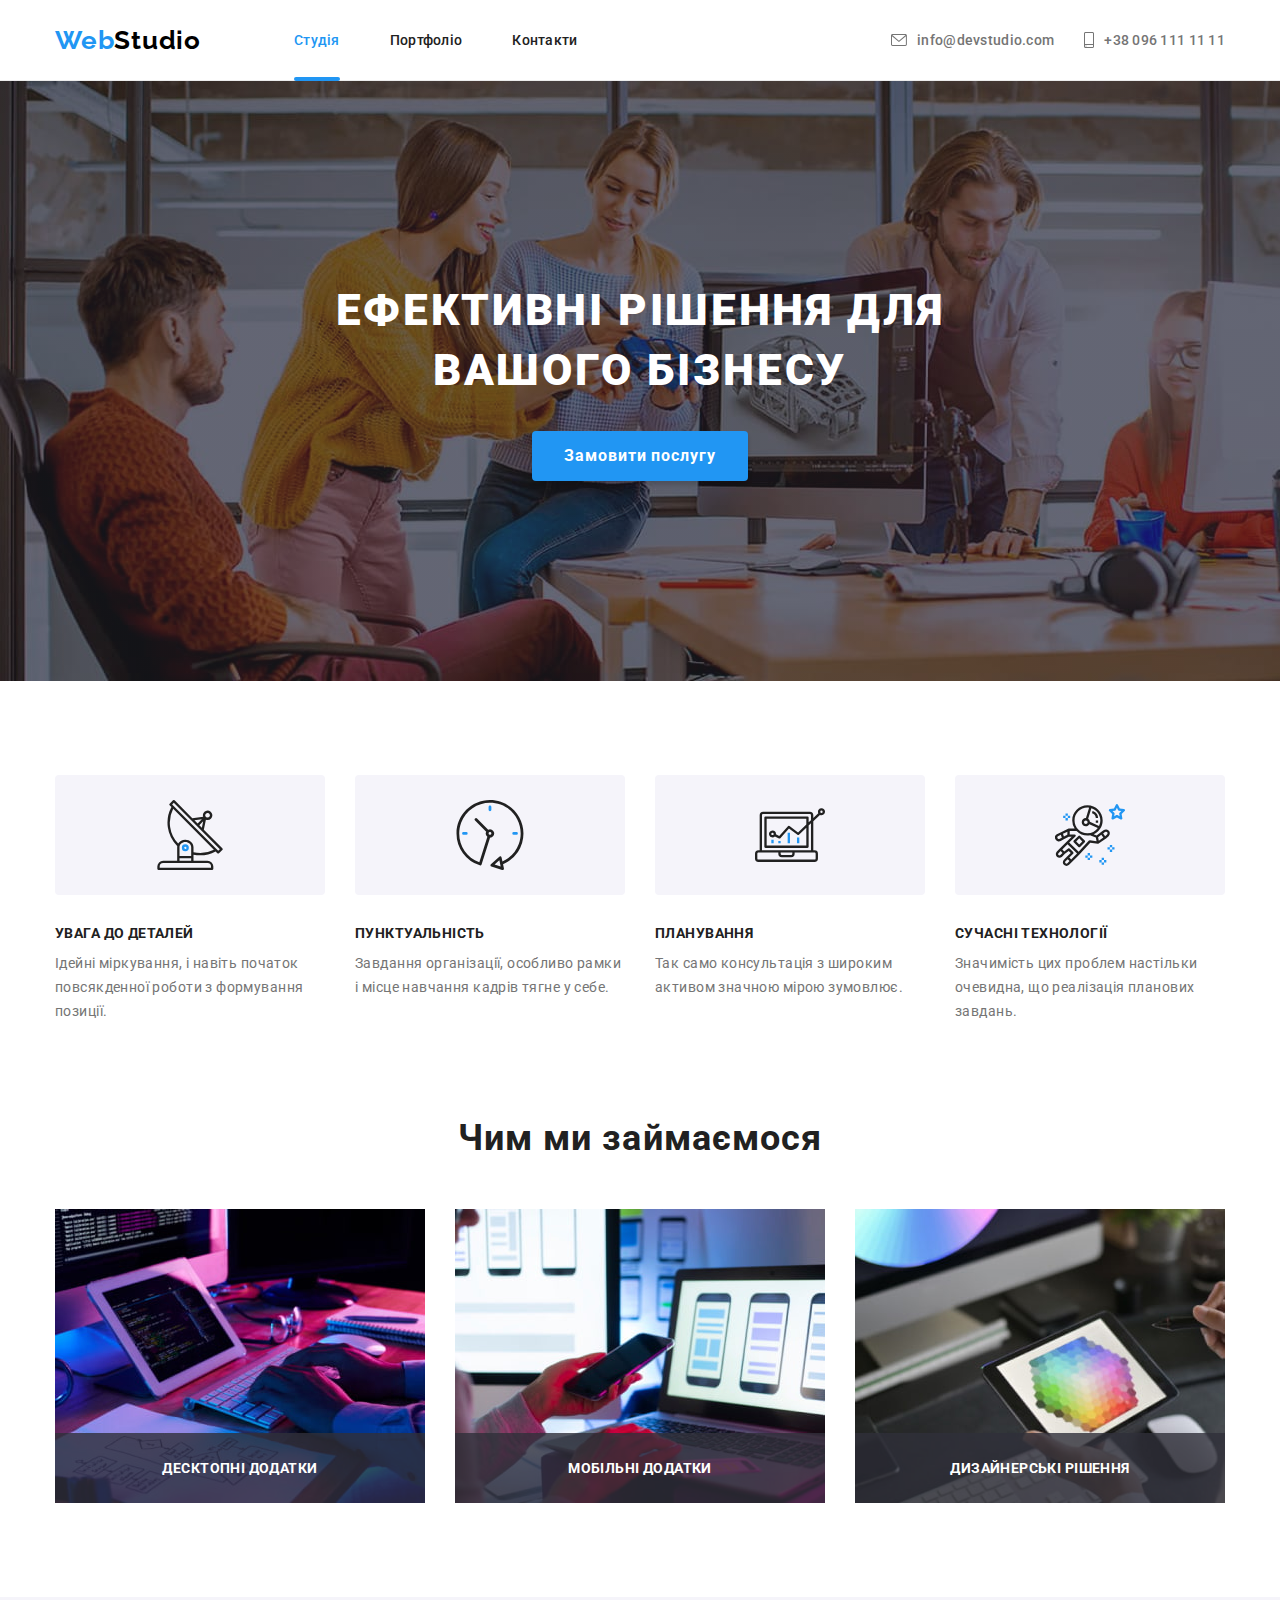
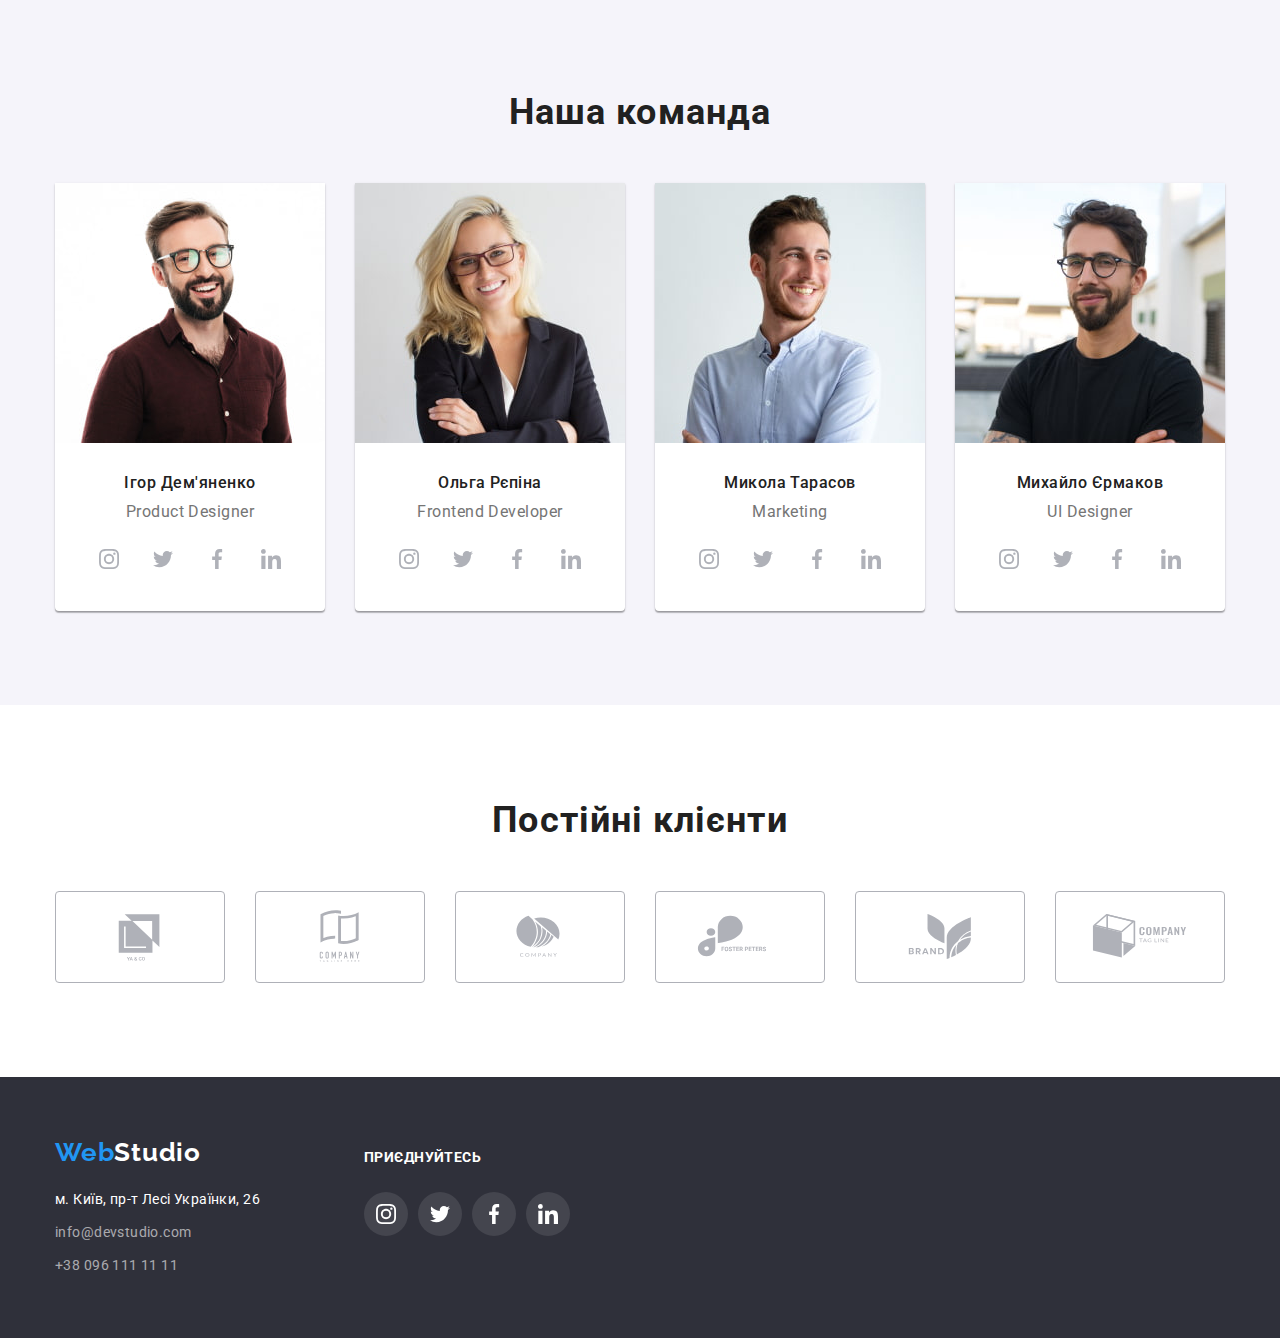
<file: index.html>
<!DOCTYPE html>
<html lang="en">
<head>
    <meta charset="UTF-8">
    <meta http-equiv="X-UA-Compatible" content="IE=edge">
    <meta name="viewport" content="width=device-width, initial-scale=1.0">
    <link rel="preconnect" href="https://fonts.googleapis.com">
    <link rel="preconnect" href="https://fonts.gstatic.com" crossorigin>
    <link href="https://fonts.googleapis.com/css2?family=Raleway:wght@700&family=Roboto:wght@400;500;700;900&display=swap" rel="stylesheet">
    <link rel="stylesheet" href="./css/modern-normalize.css">
    <link rel="stylesheet" href="./css/styles.css">
    <title>WebStudio</title>
</head>
<body>    
    
        <!-- Head -->
        <header class="header">
            <div class="container header-container">
            <!-- Name -->            
                <a class="web-logo" href="./index.html">Web<span class="studio-logo">Studio</span></a>          
            <!-- Навігація -->
            <nav>
                <ul class="navi-list">
                    <li class="navi-item">
                        <a href="./index.html" target="_self" class="navi-link link current">Студія</a>
                    </li>
                    <li class="navi-item">
                        <a href="./portfolio.html" target="_self" class="navi-link link">Портфоліо</a>
                    </li>
                    <li class="navi-item">
                        <a href="#" class="navi-link link">Контакти</a>
                    </li>
                </ul>                                                
            </nav>
            <!-- mail_tel --> 
            <ul class="contact-list">                
                <li>                    
                    <a href="mailto:info@devstudio.com" class="contact-link link"><svg class="icon-envelope" width="16" height="12"><use xlink:href="./img/icons.svg#icon-envelope"></use></svg>info@devstudio.com</a>
                </li>                
                <li>                    
                    <a href="tel:+380961111111" class="contact-link link"><svg class="icon-smartphone" width="10" height="16"><use xlink:href="./img/icons.svg#icon-smartphone"></use></svg>+38 096 111 11 11</a>
                </li>
            </ul>
        </div>                       
        </header>
        <!-- Main_content -->
        <main>
        <section class="main main-container">
            <div class="container">
            <h1 class="main-title">Ефективні рішення для <br>вашого бізнесу</h1>
            <button type="button" class="button" data-modal-open>Замовити послугу</button>
        </div>
        </section>
        <!-- description -->
        <section class="section">
            <div class="container features-container">            
                <h2 class="header-hidden">Особливості</h2>
                <ul class="features">
                    <li class="features-item">
                        <div class="features-icon-style">
                            <svg class="features-icon" width="70" height="70"><use xlink:href="./img/icons.svg#icon-antenna"></use></svg>
                        </div>                        
                        <h3 class="features-title">УВАГА ДО ДЕТАЛЕЙ</h3>
                        <p>Ідейні міркування, і навіть початок повсякденної роботи з формування позиції.</p></li>
                    <li class="features-item">
                        <div class="features-icon-style">
                            <svg class="features-icon" width="70" height="70"><use xlink:href="./img/icons.svg#icon-clock"></use></svg>
                        </div>                        
                        <h3 class="features-title">ПУНКТУАЛЬНІСТЬ</h3>
                        <p>Завдання організації, особливо рамки і місце навчання кадрів тягне у себе.</p></li>
                    <li class="features-item">
                        <div class="features-icon-style">
                            <svg class="features-icon" width="70" height="70"><use xlink:href="./img/icons.svg#icon-diagram"></use></svg>
                        </div>                        
                        <h3 class="features-title">ПЛАНУВАННЯ</h3>
                        <p>Так само консультація з широким активом значною мірою зумовлює.</p></li>
                    <li class="features-item">
                        <div class="features-icon-style">
                            <svg class="features-icon" width="70" height="70"><use xlink:href="./img/icons.svg#icon-astronaut"></use></svg>
                        </div>                        
                        <h3 class="features-title">СУЧАСНІ ТЕХНОЛОГІЇ</h3>
                        <p>Значимість цих проблем настільки очевидна, що реалізація планових завдань.</p></li>
                </ul>
            </div>                                                                                                                               
        </section>
        <!-- occupation -->
        <section class="section-occupation">
            <div class="container">
            <h2 class="title-section title-occupation">Чим ми займаємося</h2>
            <ul class="occupation-list">
                <li class="occupation-item">
                    <img src="./img/img.jpg" alt="Десктопні додатки" width="370" height="294">
                    <p>Десктопні додатки</p>                    
                </li>
                <li class="occupation-item">
                    <img src="./img/img1.jpg" alt="Мобільні додатки" width="370" height="294">
                    <p>Мобільні додатки</p>
                </li>
                <li class="occupation-item">
                    <img src="./img/img2.jpg" alt="Дизайнерські рішення" width="370" height="294">
                    <p>Дизайнерські рішення</p>
                </li>
            </ul>
        </div>                                                  
        </section>
        <!-- Crew -->
        <section class="section crew-section">
            <div class="container">
            <h2 class="title-section title-crew-list">Наша команда</h2>
            <ul class="crew-list">
                <li class="crew-item"><img src="./img/igor.jpg" alt="Ігор Дем'яненко" width="270">
                    <div class="crew-name">                    
                        <h3 class="title-crew">Ігор Дем'яненко</h3>
                        <p>Product Designer</p>
                        <ul class="socials">
                            <li class="crew-socials-item">
                                <a class="link crew-socials-link" href="#" target="_blank" rel="noopener noreferrer">
                                    <svg class="icon" width="20" height="20"><use xlink:href="./img/icons.svg#icon-instagram"></use></svg>
                                </a>
                            </li>
                            <li class="crew-socials-item">
                                <a class="link crew-socials-link" href="#" target="_blank" rel="noopener noreferrer">
                                    <svg class="icon" width="20" height="20"><use xlink:href="./img/icons.svg#icon-twitter"></use></svg>
                                </a>
                            </li>
                            <li class="crew-socials-item">
                                <a class="link crew-socials-link" href="#" target="_blank" rel="noopener noreferrer">
                                    <svg class="icon" width="20" height="20"><use xlink:href="./img/icons.svg#icon-facebook"></use></svg>
                                </a>
                            </li>
                            <li class="crew-socials-item">
                                <a class="link crew-socials-link" href="#" target="_blank" rel="noopener noreferrer">
                                    <svg class="icon" width="20" height="20"><use xlink:href="./img/icons.svg#icon-linkedin"></use></svg>
                                </a>
                            </li>
                        </ul>
                    </div>
                </li>
                    
                <li class="crew-item"><img src="./img/olga.jpg" alt="Ольга Рєпіна" width="270">
                    <div class="crew-name">                    
                        <h3 class="title-crew">Ольга Рєпіна</h3>
                        <p>Frontend Developer</p>
                        <ul class="socials">
                            <li class="crew-socials-item">
                                <a class="link crew-socials-link" href="#" target="_blank" rel="noopener noreferrer">
                                    <svg class="icon" width="20" height="20"><use xlink:href="./img/icons.svg#icon-instagram"></use></svg>
                                </a>
                            </li>
                            <li class="crew-socials-item">
                                <a class="link crew-socials-link" href="#" target="_blank" rel="noopener noreferrer">
                                    <svg class="icon" width="20" height="20"><use xlink:href="./img/icons.svg#icon-twitter"></use></svg>
                                </a>
                            </li>
                            <li class="crew-socials-item">
                                <a class="link crew-socials-link" href="#" target="_blank" rel="noopener noreferrer">
                                    <svg class="icon" width="20" height="20"><use xlink:href="./img/icons.svg#icon-facebook"></use></svg>
                                </a>
                            </li>
                            <li class="crew-socials-item">
                                <a class="link crew-socials-link" href="#" target="_blank" rel="noopener noreferrer">
                                    <svg class="icon" width="20" height="20"><use xlink:href="./img/icons.svg#icon-linkedin"></use></svg>
                                </a>
                            </li>
                        </ul>
                    </div>
                </li>
                    
                <li class="crew-item"><img src="./img/mikola.jpg" alt="Микола Тарасов" width="270">
                    <div class="crew-name">                    
                        <h3 class="title-crew">Микола Тарасов</h3>
                        <p>Marketing</p>
                        <ul class="socials">
                            <li class="crew-socials-item">
                                <a class="link crew-socials-link" href="#" target="_blank" rel="noopener noreferrer">
                                    <svg class="icon" width="20" height="20"><use xlink:href="./img/icons.svg#icon-instagram"></use></svg>
                                </a>
                            </li>
                            <li class="crew-socials-item">
                                <a class="link crew-socials-link" href="#" target="_blank" rel="noopener noreferrer">
                                    <svg class="icon" width="20" height="20"><use xlink:href="./img/icons.svg#icon-twitter"></use></svg>
                                </a>
                            </li>
                            <li class="crew-socials-item">
                                <a class="link crew-socials-link" href="#" target="_blank" rel="noopener noreferrer">
                                    <svg class="icon" width="20" height="20"><use xlink:href="./img/icons.svg#icon-facebook"></use></svg>
                                </a>
                            </li>
                            <li class="crew-socials-item">
                                <a class="link crew-socials-link" href="#" target="_blank" rel="noopener noreferrer">
                                    <svg class="icon" width="20" height="20"><use xlink:href="./img/icons.svg#icon-linkedin"></use></svg>
                                </a>
                            </li>
                        </ul>
                    </div>
                </li>
                <li class="crew-item"><img src="./img/mihailo.jpg" alt="Михайло Єрмаков" width="270">
                    <div class="crew-name">                    
                        <h3 class="title-crew">Михайло Єрмаков</h3>
                        <p>UI Designer</p>
                        <ul class="socials">
                            <li class="crew-socials-item">
                                <a class="link crew-socials-link" href="#" target="_blank" rel="noopener noreferrer">
                                    <svg class="icon" width="20" height="20"><use xlink:href="./img/icons.svg#icon-instagram"></use></svg>
                                </a>
                            </li>
                            <li class="crew-socials-item">
                                <a class="link crew-socials-link" href="#" target="_blank" rel="noopener noreferrer">
                                    <svg class="icon" width="20" height="20"><use xlink:href="./img/icons.svg#icon-twitter"></use></svg>
                                </a>
                            </li>
                            <li class="crew-socials-item">
                                <a class="link crew-socials-link" href="#" target="_blank" rel="noopener noreferrer">
                                    <svg class="icon" width="20" height="20"><use xlink:href="./img/icons.svg#icon-facebook"></use></svg>
                                </a>
                            </li>
                            <li class="crew-socials-item">
                                <a class="link crew-socials-link" href="#" target="_blank" rel="noopener noreferrer">
                                    <svg class="icon" width="20" height="20"><use xlink:href="./img/icons.svg#icon-linkedin"></use></svg>
                                </a>
                            </li>
                        </ul>
                    </div>
                </li>
                    
            </ul>
        </div>                                   
        </section>
        <!-- regular customers -->
        <section class="section">
            <div class="container">
                <h2 class="title-section title-customers">Постійні клієнти</h2>
                <ul class="customers-list">
                    <li class="customers-item">
                        <a class="link customers-link" href="#" target="_blank" rel="noopener noreferrer">
                            <svg class="customers-icon" width="106" height="60"><use xlink:href="./img/icons.svg#icon-Logo-one"></use></svg>
                        </a>
                    </li>
                    <li class="customers-item">
                        <a class="link customers-link" href="#" target="_blank" rel="noopener noreferrer">
                            <svg class="customers-icon" width="106" height="60"><use xlink:href="./img/icons.svg#icon-Logo-two"></use></svg>
                        </a>
                    </li>
                    <li class="customers-item">
                        <a class="link customers-link" href="#" target="_blank" rel="noopener noreferrer">
                            <svg class="customers-icon" width="106" height="60"><use xlink:href="./img/icons.svg#icon-Logo-three"></use></svg>
                        </a>
                    </li>
                    <li class="customers-item">
                        <a class="link customers-link" href="#" target="_blank" rel="noopener noreferrer">
                            <svg class="customers-icon" width="106" height="60"><use xlink:href="./img/icons.svg#icon-Logo-four"></use></svg>
                        </a>
                    </li>
                    <li class="customers-item">
                        <a class="link customers-link" href="#" target="_blank" rel="noopener noreferrer">
                            <svg class="customers-icon" width="106" height="60"><use xlink:href="./img/icons.svg#icon-Logo-five"></use></svg>
                        </a>
                    </li>
                    <li class="customers-item">
                        <a class="link customers-link" href="#" target="_blank" rel="noopener noreferrer">
                            <svg class="customers-icon" width="106" height="60"><use xlink:href="./img/icons.svg#icon-Logo-six"></use></svg>
                        </a>
                    </li>
                </ul>
            </div>
        </section>
    </main>
        <!-- Contacts -->
        <footer class="footer">
            <div class="container footer-container">
                <div class="footer-header">
            <a class="web-logo" href="./index.html">Web<span class="footer-logo">Studio</span></a>
            <address>
                <ul class="footer-list">
                    <li class="footer-item"><a href="https://www.google.com.ua/maps/place/%D0%B1%D1%83%D0%BB.+%D0%9B%D0%B5%D1%81%D0%B8+%D0%A3%D0%BA%D1%80%D0%B0%D0%B8%D0%BD%D0%BA%D0%B8,+26,+%D0%9A%D0%B8%D0%B5%D0%B2,+02000/@50.4265807,30.5361918,17z/data=!3m1!4b1!4m5!3m4!1s0x40d4cf0e033ecbe9:0x57a4dffefec77da0!8m2!3d50.4265807!4d30.5383858?hl=ru" 
                        target="_blank" rel="noopener noreferrer" class="adress-list"><span class="adress-place">м. Київ, пр-т Лесі Українки, 26</span></a></li>
                    <li class="footer-item"><a href="mailto:info@devstudio.com" class="adress-list">info@devstudio.com</a></li>
                    <li class="footer-item"><a href="tel:+380961111111" class="adress-list">+38 096 111 11 11</a></li>
                </ul>             
            </address>
            </div>
            <!-- Socials -->
            <div class="footer-socials">
            <h3 class="footer-title">приєднуйтесь</h3>
            <ul class="footer-socials-list">
                <li>
                    <a class="link footer-socials-link" href="#" target="_blank" rel="noopener noreferrer">
                        <svg class="icon" width="20" height="20"><use xlink:href="./img/icons.svg#icon-instagram"></use></svg>
                    </a>
                </li>
                <li>
                    <a class="link footer-socials-link" href="#" target="_blank" rel="noopener noreferrer">
                        <svg class="icon" width="20" height="20"><use xlink:href="./img/icons.svg#icon-twitter"></use></svg>
                    </a>
                </li>
                <li>
                    <a class="link footer-socials-link" href="#" target="_blank" rel="noopener noreferrer">
                        <svg class="icon" width="20" height="20"><use xlink:href="./img/icons.svg#icon-facebook"></use></svg>
                    </a>
                </li>
                <li>
                    <a class="link footer-socials-link" href="#" target="_blank" rel="noopener noreferrer">
                        <svg class="icon" width="20" height="20"><use xlink:href="./img/icons.svg#icon-linkedin"></use></svg>
                    </a>
                </li>
            </ul>
            </div>
        </div>
        </footer>

        <!-- pop-up window -->
        <div class="backdrop is-hidden" data-modal>
            <div class="modal">
                <button type="button" class="btn-close" data-modal-close>
                    <svg class="icon-cross" width="30" height="30"><use xlink:href="./img/icons.svg#icon-close-black"></use></svg>
                </button>                
            </div>
        </div>
    <script src="./js/modal.js"></script>
</body>
</html>
</file>
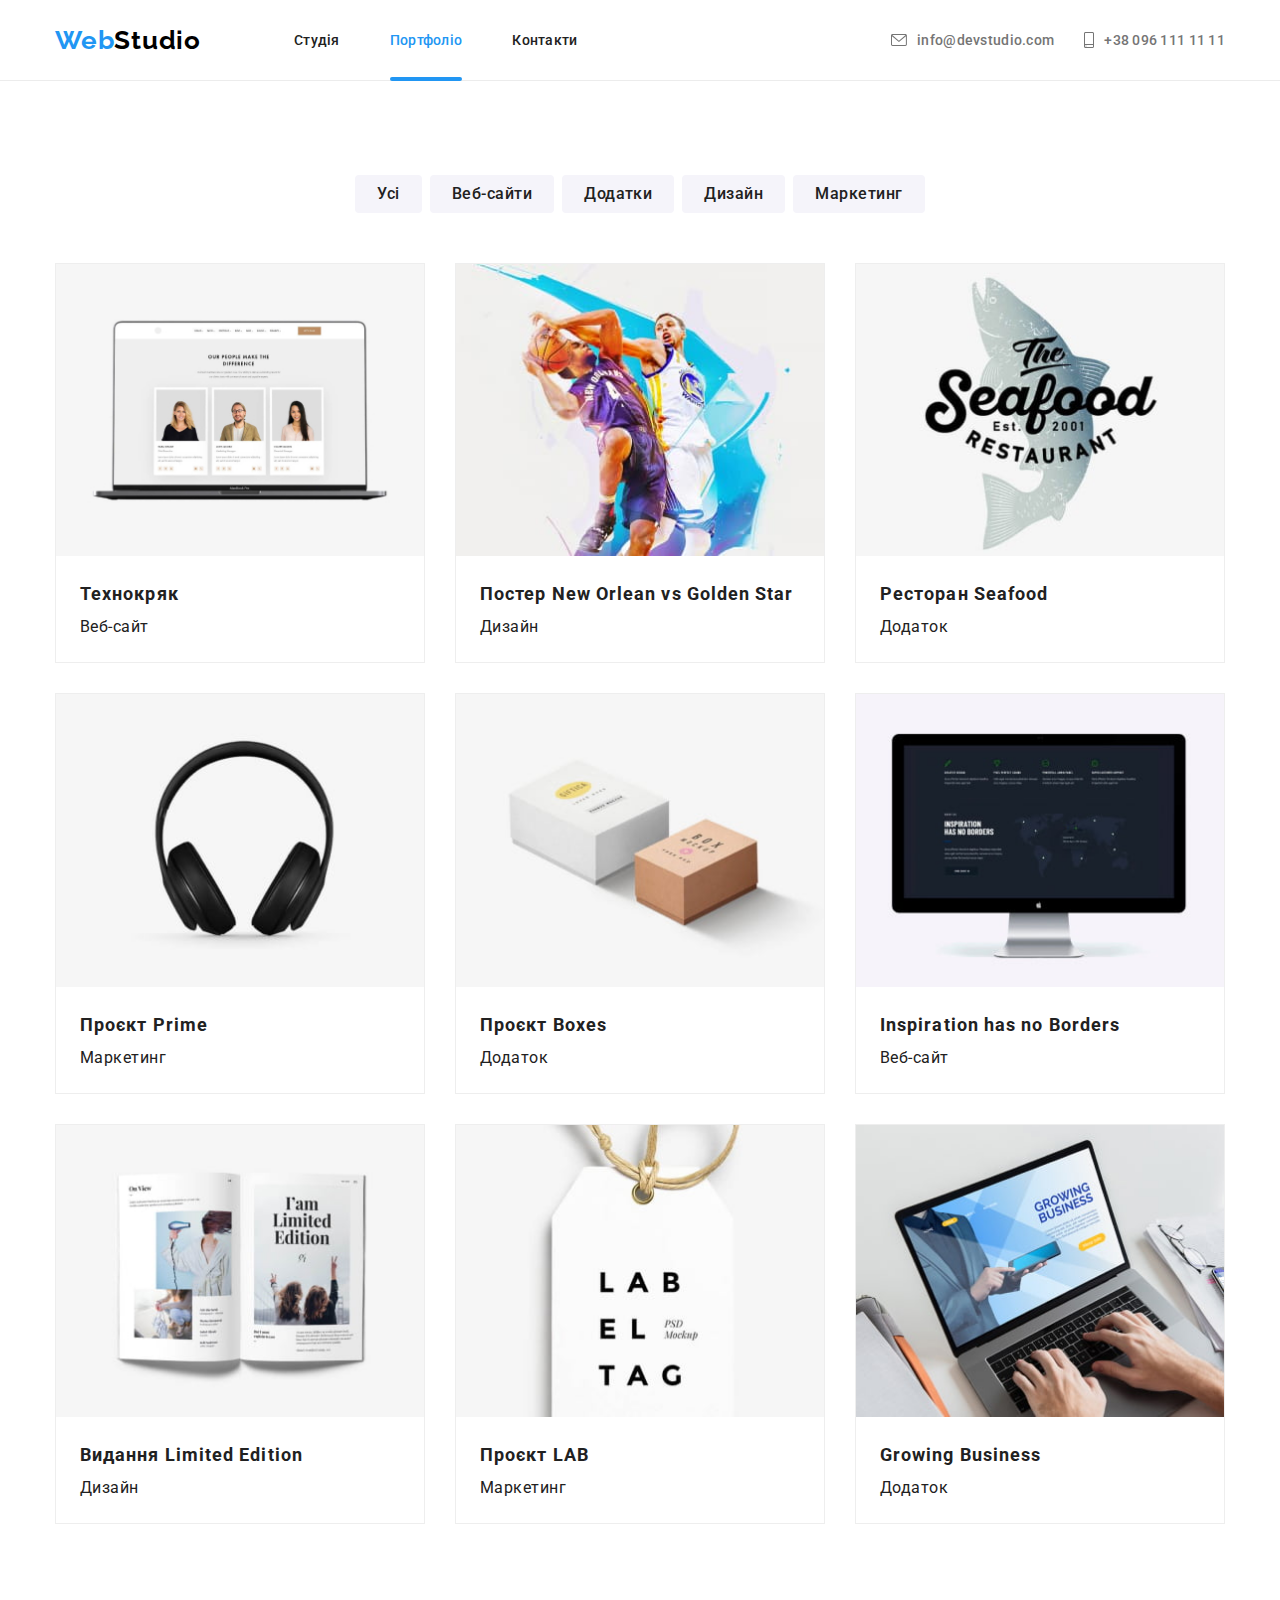
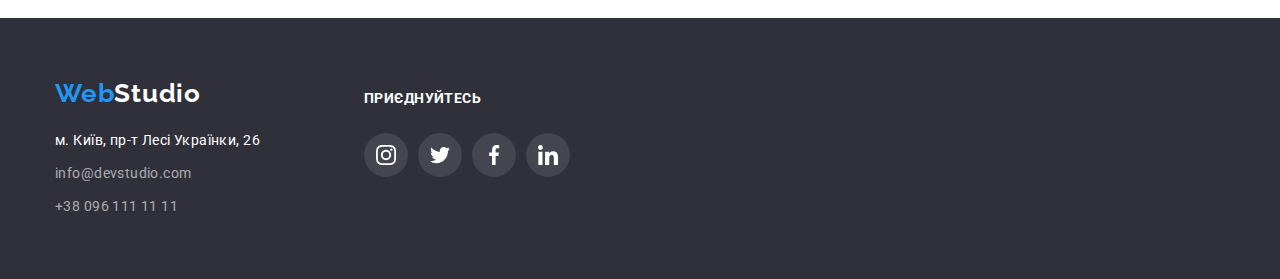
<file: portfolio.html>
<!DOCTYPE html>
<html lang="en">
<head>
    <meta charset="UTF-8">
    <meta http-equiv="X-UA-Compatible" content="IE=edge">
    <meta name="viewport" content="width=device-width, initial-scale=1.0">
    <link rel="preconnect" href="https://fonts.googleapis.com">
    <link rel="preconnect" href="https://fonts.gstatic.com" crossorigin>
    <link href="https://fonts.googleapis.com/css2?family=Raleway:wght@700&family=Roboto:wght@400;500;700;900&display=swap" rel="stylesheet">
    <link rel="stylesheet" href="./css/modern-normalize.css">
    <link rel="stylesheet" href="./css/styles.css">
    <title>WebStudio</title>
</head>
<body>
    <header class="header">
        <div class="container header-container">
        <!-- Name -->            
        <a class="web-logo" href="./index.html">Web<span class="studio-logo">Studio</span></a>            
        <!-- navigation -->
        <nav>
            <ul class="navi-list">
                <li class="navi-item">
                    <a href="./index.html" target="_self" class="navi-link link">Студія</a>
                </li>
                <li class="navi-item">
                    <a href="./portfolio.html" target="_self" class="navi-link link current">Портфоліо</a>
                </li>
                <li class="navi-item">
                    <a href="#" class="navi-link link">Контакти</a>
                </li>
            </ul>                                                
        </nav>
        <!-- mail_tel -->            
        <ul class="contact-list">                
            <li>                    
                <a href="mailto:info@devstudio.com" class="contact-link link"><svg class="icon-envelope" width="16" height="12"><use xlink:href="./img/icons.svg#icon-envelope"></use></svg>info@devstudio.com</a>
            </li>                
            <li>                    
                <a href="tel:+380961111111" class="contact-link link"><svg class="icon-smartphone" width="10" height="16"><use xlink:href="./img/icons.svg#icon-smartphone"></use></svg>+38 096 111 11 11</a>
            </li>
        </ul>
    </div>
    </header>
    <!--Main_content-->
    <main>
        <!--button_list-->
        <section class="section">
            <div class="container">
            <h1 class="header-hidden">Фільтр посилань</h1>
            <ul class="btn-portfolio">
                <li class="btn-item"><button type="button" class="menu-btn">Усі</button></li>
                <li class="btn-item"><button type="button" class="menu-btn">Веб-сайти</button></li>
                <li class="btn-item"><button type="button" class="menu-btn">Додатки</button></li>
                <li class="btn-item"><button type="button" class="menu-btn">Дизайн</button></li>
                <li class="btn-item"><button type="button" class="menu-btn">Маркетинг</button></li>
            </ul>
        
         <!--project_list-->
            <ul class="project-list">
                <li class="project-item">
                    <a class="project-link" href="#">
                        <div class="project-link-wrap">
                            <img src="./img/technocrack.jpg" alt="Технокряк" width="370" height="294">
                            <p class="project-link-text">Ресурс пропонує комплексні пропозиції з різним рівнем функціоналу та сервісів. 
                                Все це дозволить відвідувачу отримати вичерпні відомості про компанію чи приватну особу.</p>
                        </div>
                        <div class="project-name">
                            <h2 class="project-title">Технокряк</h2>
                            <p class="project-item-text">Веб-сайт</p>
                        </div>
                    </a>
                </li>
                <li class="project-item">
                    <a class="project-link" href="#">
                        <div class="project-link-wrap">
                            <img src="./img/neworlean.jpg" alt="Постер New Orlean vs Golden Star" width="370" height="294">
                            <p class="project-link-text">Ресурс пропонує комплексні пропозиції з різним рівнем функціоналу та сервісів. 
                                Все це дозволить відвідувачу отримати вичерпні відомості про компанію чи приватну особу.</p>
                        </div>
                        <div class="project-name">
                            <h2 class="project-title">Постер New Orlean vs Golden Star</h2>
                            <p class="project-item-text">Дизайн</p>
                        </div>
                    </a>
                </li>
                <li class="project-item">
                    <a class="project-link" href="#">
                        <div class="project-link-wrap">
                            <img src="./img/seafood.jpg" alt="Ресторан Seafood" width="370" height="294">
                            <p class="project-link-text">Ресурс пропонує комплексні пропозиції з різним рівнем функціоналу та сервісів. 
                                Все це дозволить відвідувачу отримати вичерпні відомості про компанію чи приватну особу.</p>
                        </div>
                        <div class="project-name">
                            <h2 class="project-title">Ресторан Seafood</h2>
                            <p class="project-item-text">Додаток</p>
                        </div>
                    </a>
                </li>
                <li class="project-item">
                    <a class="project-link" href="#">
                        <div class="project-link-wrap">
                            <img src="./img/prime.jpg" alt="Проєкт Prime" width="370" height="294">
                            <p class="project-link-text">Ресурс пропонує комплексні пропозиції з різним рівнем функціоналу та сервісів. 
                                Все це дозволить відвідувачу отримати вичерпні відомості про компанію чи приватну особу.</p>
                        </div>
                        <div class="project-name">
                            <h2 class="project-title">Проєкт Prime</h2>
                            <p class="project-item-text">Маркетинг</p>
                        </div>
                    </a>
                </li>
                <li class="project-item">
                    <a class="project-link" href="#">
                        <div class="project-link-wrap">
                            <img src="./img/boxes.jpg" alt="Проєкт Boxes" width="370" height="294">
                            <p class="project-link-text">Ресурс пропонує комплексні пропозиції з різним рівнем функціоналу та сервісів. 
                                Все це дозволить відвідувачу отримати вичерпні відомості про компанію чи приватну особу.</p>
                        </div>
                        <div class="project-name">
                            <h2 class="project-title">Проєкт Boxes</h2>
                            <p class="project-item-text">Додаток</p>
                        </div>
                    </a>
                </li>
                <li class="project-item">
                    <a class="project-link" href="#">
                        <div class="project-link-wrap">
                            <img src="./img/inspiration.jpg" alt="Inspiration has no Borders" width="370" height="294">
                            <p class="project-link-text">Ресурс пропонує комплексні пропозиції з різним рівнем функціоналу та сервісів. 
                                Все це дозволить відвідувачу отримати вичерпні відомості про компанію чи приватну особу.</p>
                        </div>
                        <div class="project-name">
                            <h2 class="project-title">Inspiration has no Borders</h2>
                            <p class="project-item-text">Веб-сайт</p>
                        </div>
                    </a>
                </li>
                <li class="project-item">
                    <a class="project-link" href="#">
                        <div class="project-link-wrap">
                            <img src="./img/limited.jpg" alt="Видання Limited Edition" width="370" height="294">
                            <p class="project-link-text">Ресурс пропонує комплексні пропозиції з різним рівнем функціоналу та сервісів. 
                                Все це дозволить відвідувачу отримати вичерпні відомості про компанію чи приватну особу.</p>
                        </div>
                        <div class="project-name">
                            <h2 class="project-title">Видання Limited Edition</h2>
                            <p class="project-item-text">Дизайн</p>
                        </div>
                    </a>
                </li>
                <li class="project-item">
                    <a class="project-link" href="#">
                        <div class="project-link-wrap">
                            <img src="./img/lab.jpg" alt="Проєкт LAB" width="370" height="294">
                            <p class="project-link-text">Ресурс пропонує комплексні пропозиції з різним рівнем функціоналу та сервісів. 
                                Все це дозволить відвідувачу отримати вичерпні відомості про компанію чи приватну особу.</p>
                        </div>
                        <div class="project-name">
                            <h2 class="project-title">Проєкт LAB</h2>
                            <p class="project-item-text">Маркетинг</p>
                        </div>
                    </a>
                </li>
                <li class="project-item">
                    <a class="project-link" href="#">
                        <div class="project-link-wrap">
                            <img src="./img/growing.jpg" alt="Growing Business" width="370" height="294">
                            <p class="project-link-text">Ресурс пропонує комплексні пропозиції з різним рівнем функціоналу та сервісів. 
                                Все це дозволить відвідувачу отримати вичерпні відомості про компанію чи приватну особу.</p>
                        </div>
                        <div class="project-name">
                            <h2 class="project-title">Growing Business</h2>
                            <p class="project-item-text">Додаток</p>
                        </div>
                    </a>
                </li>
            </ul>
        </div>
        </section>
    </main>
    <!-- Contacts -->
    <footer class="footer">
        <div class="container footer-container">
            <div class="footer-header">
        <a class="web-logo" href="./index.html">Web<span class="footer-logo">Studio</span></a>
        <address>
            <ul class="footer-list">
                <li class="footer-item"><a href="https://www.google.com.ua/maps/place/%D0%B1%D1%83%D0%BB.+%D0%9B%D0%B5%D1%81%D0%B8+%D0%A3%D0%BA%D1%80%D0%B0%D0%B8%D0%BD%D0%BA%D0%B8,+26,+%D0%9A%D0%B8%D0%B5%D0%B2,+02000/@50.4265807,30.5361918,17z/data=!3m1!4b1!4m5!3m4!1s0x40d4cf0e033ecbe9:0x57a4dffefec77da0!8m2!3d50.4265807!4d30.5383858?hl=ru" 
                    target="_blank" rel="noopener noreferrer" class="adress-list"><span class="adress-place">м. Київ, пр-т Лесі Українки, 26</span></a></li>
                <li class="footer-item"><a href="mailto:info@devstudio.com" class="adress-list">info@devstudio.com</a></li>
                <li class="footer-item"><a href="tel:+380961111111" class="adress-list">+38 096 111 11 11</a></li>
            </ul>             
        </address>
        </div>
        <!-- Socials -->
        <div class="footer-socials">
        <h3 class="footer-title">приєднуйтесь</h3>
        <ul class="footer-socials-list">
            <li>
                <a class="link footer-socials-link" href="#" target="_blank" rel="noopener noreferrer">
                    <svg class="icon" width="20" height="20"><use xlink:href="./img/icons.svg#icon-instagram"></use></svg>
                </a>
            </li>
            <li>
                <a class="link footer-socials-link" href="#" target="_blank" rel="noopener noreferrer">
                    <svg class="icon" width="20" height="20"><use xlink:href="./img/icons.svg#icon-twitter"></use></svg>
                </a>
            </li>
            <li>
                <a class="link footer-socials-link" href="#" target="_blank" rel="noopener noreferrer">
                    <svg class="icon" width="20" height="20"><use xlink:href="./img/icons.svg#icon-facebook"></use></svg>
                </a>
            </li>
            <li>
                <a class="link footer-socials-link" href="#" target="_blank" rel="noopener noreferrer">
                    <svg class="icon" width="20" height="20"><use xlink:href="./img/icons.svg#icon-linkedin"></use></svg>
                </a>
            </li>
        </ul>
        </div>
    </div>
    </footer>
</body>
</html>
</file>
<file: css/styles.css>
:root {    
    --bgnd-gray: #2F303A;
    --bgnd-gray-main: rgba(47, 48, 58, 0.4);
    --bgnd-light-blue: rgba(33, 150, 243, 0.9);
    --bgnd-light-gray: #F5F4FA;
    --black-color: #000;
    --dark-gray: #212121;
    --light-gray: #757575;   
    --selection-color: #2196F3;
    --white-color: #FFF;
    --white-bord: #ECECEC;
    --white-bord-menu: #EEEEEE;
    /* logo color */
    --logo-black: #000;
    --logo-light-blue: #2196F3;
    /* icon color */
    --icon-dark: rgba(255, 255, 255, 0.1);
    --icon-gray: #AFB1B8;
    --icon-white: #fff;
}
body {    
    font-family: 'Roboto', sans-serif;
    color: var(--light-gray);        
}
h1, h2, h3, p {
    margin-top: 0;
    margin-bottom: 0;
}
ul {
    margin-top: 0;
    margin-bottom: 0;
    padding-left: 0;
    list-style: none;
}
img {
    display: block;
    max-width: 100%;
    height: auto;
}
.container {
    width: 1200px;
    margin: 0 auto;
    padding: 0 15px;
}
.link {
    text-decoration: none;
}

/* header */
.header {
    border-bottom: 1px solid var(--white-bord);    
    background-color: var(--white-color);
}
.header-container {
    display: flex;
    align-items: center;
}

/* logo */
.web-logo {     
    font-family: 'Raleway';    
    font-weight: 700;
    font-size: 26px;
    line-height: 1.1923;
    letter-spacing: 0.03em;
    color: var(--logo-light-blue);
    text-decoration: none;
    margin-right: 93px;    
}
.studio-logo {
    color: var(--logo-black);
}

/* header_navigation */
.navi-list {
    display: flex;
    align-items: center;
}
.navi-item:not(:last-child) {
    margin-right: 50px;
}
.navi-item {
    position: relative;
}
.navi-link {
    position: relative;
    display: block;      
    font-weight: 500;
    font-size: 14px;
    line-height: 1.1429;
    letter-spacing: 0.02em;
    color: var(--dark-gray);
    padding-top: 32px;
    padding-bottom: 32px;
    transition: color 250ms cubic-bezier(0.4, 0, 0.2, 1);
}
.navi-link:hover, 
.navi-link:focus {
    color: var(--selection-color);
}
.navi-link:hover::after, 
.navi-link:focus::after {
    transform: scaleX(1);
}
.current {
    color: var(--selection-color);
}
.navi-link.current::after {
    position: absolute;
    content: "";
    display: block;
    bottom: -1px;
    width: 100%;
    height: 4px;
    border-radius: 2px;
    background: var(--selection-color);
    transition: transform 250ms cubic-bezier(0.4, 0, 0.2, 1);
}


/* header_contacts */
.contact-list {
    display: flex;
    margin-left: auto;
    gap: 30px;
}
.contact-link {    
    font-weight: 500;
    font-size: 14px;
    line-height: 1.1429;
    letter-spacing: 0.02em;
    color: var(--light-gray);
    margin-left: auto;
    display: flex;
    align-items: center;
    fill: currentColor;
    transition: color 250ms cubic-bezier(0.4, 0, 0.2, 1);
}
.icon-envelope {
    margin-right: 10px;
}
.icon-smartphone {
    margin-right: 10px;
}
.contact-link:hover, .contact-link:focus {
    color: var(--selection-color);
    fill: currentColor;
}

/* main_content */
.main {
    background-color: var(--bgnd-gray);
    max-width: 1600px;
    margin: 0 auto;
    
}
.main-container {
    padding-top: 200px;
    padding-bottom: 200px;
    background-image: linear-gradient(to right, rgba(47, 48, 58, 0.4), rgba(47, 48, 58, 0.4)), url(../img/bgnd-head.jpg);
    background-repeat: no-repeat;
    background-size: cover;
    text-align: center;
    max-width: 1600px;
    height: 600px;
}
.main-title {
    font-weight: 900;
    font-size: 44px;
    line-height: 1.36;
    text-align: center;
    letter-spacing: 0.06em;
    text-transform: uppercase;
    color: var(--white-color);
    margin-bottom: 30px;
    max-width: 696px;
    margin-left: auto;
    margin-right: auto;
}
.button {
    font-family: 'Roboto', sans-serif;
    font-weight: 700;
    font-size: 16px;
    line-height: 1.88;
    display: flex;
    align-items: center;
    text-align: center;
    letter-spacing: 0.06em;
    box-shadow: 0px 4px 4px rgba(0, 0, 0, 0.15);
    border-radius: 4px;
    color: var(--white-color);
    background-color: var(--selection-color);
    cursor: pointer;
    padding: 10px 32px;
    min-width: 216px;
    margin: 0 auto;
    border: none;
}

/* description */
.section {
    padding-top: 94px;
    padding-bottom: 94px;
}
.features-container {
    background-color: var(--white-color);
}
.features {
    display: flex;
}
.features-item {
    width: 270px;
}
.features-item:not(:last-child) {
    margin-right: 30px;
}
.features-icon-style {
    display: flex;
    align-items: center;
    justify-content: center;
    width: 270px;
    height: 120px;
    margin-bottom: 30px;
    background: var(--bgnd-light-gray);
    border-radius: 4px;
    fill: var(--dark-gray);
}
/* .features-icon {
    width: 70px;
    height: 70px;
} */
/* selection icons */
/* .features-icon:hover, .features-icon:focus {
    fill: var(--selection-color);
}  */
.features-title {
    font-weight: 700;
    font-size: 14px;
    line-height: 1.1429;
    letter-spacing: 0.03em;
    text-transform: uppercase;
    color: var(--dark-gray);
    margin-bottom: 10px;
}
.features p {    
    font-size: 14px;
    line-height: 1.7143;
    letter-spacing: 0.03em;
}
.title-section {
    font-weight: 700;
    font-size: 36px;
    line-height: 1.1667;
    text-align: center;
    letter-spacing: 0.03em;
    color: var(--dark-gray);
}

/* occupation */
.section-occupation {
    padding-bottom: 94px;
}
.title-occupation {
    margin-bottom: 50px;
    display: flex;
    text-align: center;
    justify-content: center;
}
.occupation-list {
    display: flex;
    text-align: center;
    width: 1170px;
    margin-right: -30px;
}
.occupation-item {
    margin-right: 30px;
    position: relative;
}
.occupation-item:last-child {
    margin-right: 0;
}
.occupation-list p {
    font-weight: 700;
    font-size: 14px;
    line-height: 1.1429;
    text-align: center;
    letter-spacing: 0.03em;
    text-transform: uppercase;
    width: 100%;
    height: 70px;
    position: absolute;
    padding-top: 27px;
    padding-bottom: 27px;
    bottom: 0;
    color: var(--white-color);
    background-color: rgba(47, 48, 58, 0.8);
}

/* crew */ 
.crew-section {
    background-color: var(--bgnd-light-gray);
}
.title-crew-list {
    margin-bottom: 50px;
}
.crew-list {
    display: flex;
}
.crew-item {
    width: 1170px;
    background: var(--white-color);
    box-shadow: 0px 1px 3px rgba(0, 0, 0, 0.12), 0px 1px 1px rgba(0, 0, 0, 0.14), 0px 2px 1px rgba(0, 0, 0, 0.2);
    border-radius: 0px 0px 4px 4px;
}
.crew-item:not(:last-child) {
    margin-right: 30px;
}
.title-crew {
    font-weight: 500;
    font-size: 16px;
    line-height: 1.1875;
    text-align: center;
    letter-spacing: 0.03em;
    color: var(--dark-gray);
    margin-bottom: 10px;
}
.crew-name {
    padding-top: 30px;
    padding-bottom: 30px;
}
.crew-list p {
    font-size: 16px;
    line-height: 1.1875;
    text-align: center;
    letter-spacing: 0.03em;
}
.socials {
    display: flex;
    align-items: center;
    justify-content: center;
    gap: 10px;
    margin-top: 16px;
}
.crew-socials-link {
    display: flex;
    align-items: center;
    justify-content: center;
    width: 44px;
    height: 44px;
    border-radius: 50%;
    background-color: var(--white-color);
    fill: var(--icon-gray);
    transition: fill 250ms cubic-bezier(0.4, 0, 0.2, 1), background-color 250ms cubic-bezier(0.4, 0, 0.2, 1);
}
.crew-socials-link:hover,
.crew-socials-link:focus {
    fill: var(--icon-white);
    background-color: var(--selection-color);
}
/* .icon {
    width: 20px;
    height: 20px;    
} */

/* regular customers */
.title-customers {
    margin-bottom: 50px;
}
.customers-list {
    display: flex;
    align-items: center;
    justify-content: center;
    gap: 30px;
}
.customers-link {
    display: flex;
    align-items: center;
    justify-content: center;
    width: 170px;
    height: 92px;
    border: 1px solid var(--icon-gray);
    border-radius: 4px;
    fill: var(--icon-gray);
    transition: fill 250ms cubic-bezier(0.4, 0, 0.2, 1), border 250ms cubic-bezier(0.4, 0, 0.2, 1);
}
.customers-link:hover,
.customers-link:focus {
    border: 1px solid var(--selection-color);
    fill: var(--selection-color);
}
/* .customers-icon {
    width: 106px;
    height: 60px;
} */

/* contacts */
.footer {
    background-color: var(--bgnd-gray);
}
.footer-container {
    display: flex;
    justify-content: flex-start;
    gap: 70px;
}
.footer-header {
    display: block;
    padding-top: 60px;
    padding-bottom: 60px;
}
.footer-logo {
    color: var(--white-color);
}
.footer-list {
    margin-top: 20px;
}
.footer-item:not(:last-child) {
    margin-bottom: 9px;
}
.adress-list {
    font-style: normal;
    font-size: 14px;
    line-height: 1.71;
    letter-spacing: 0.03em;
    color: rgba(255, 255, 255, 0.6);
    text-decoration: none;
}
.adress-place {
    color: var(--white-color);
}
.adress-list:hover, 
.adress-list:focus, 
.adress-place:hover, 
.adress-place:focus {
    color: var(--selection-color);
}

/* socials */
.footer-socials {
    display: flex;
    width: 206px;
    flex-wrap: wrap;
    padding-top: 72px;
    padding-bottom: 100px;
}
.footer-title {
    font-weight: 700;
    font-size: 14px;
    line-height: 1.1429;
    letter-spacing: 0.03em;
    text-transform: uppercase;
    color: var(--white-color);
    margin-bottom: 20px;
}
.footer-socials-list {
    display: flex;
    align-items: center;
    justify-content: center;
    gap: 10px;
}

.footer-socials-link {
    display: flex;
    align-items: center;
    justify-content: center;
    width: 44px;
    height: 44px;
    border-radius: 50%;
    background-color: var(--icon-dark);
    fill: var(--icon-white);
    transition: background-color 250ms cubic-bezier(0.4, 0, 0.2, 1);
}
.footer-socials-link:hover,
.footer-socials-link:focus {
    fill: var(--icon-white);
    background-color: var(--selection-color);
}
/* pop-up window */
.backdrop {
    position: fixed;
    top: 0;
    left: 0;
    width: 100%;
    height: 100%;
    background-color: rgba(0, 0, 0, 0.2);
    transition: opacity 250ms cubic-bezier(0.4, 0, 0.2, 1), visibility 250ms cubic-bezier(0.4, 0, 0.2, 1);
}
.is-hidden {
    opacity: 0;
    visibility: hidden;
    pointer-events: none;
}
.modal {
    position: absolute;
    left: 50%;
    top: 50%;
    width: 528px;
    height: 581px;
    transform: translate(-50%, -50%);
    background-color: var(--white-color);
    box-shadow: 0px 1px 3px rgba(0, 0, 0, 0.12), 0px 1px 1px rgba(0, 0, 0, 0.14), 0px 2px 1px rgba(0, 0, 0, 0.2);
    border-radius: 4px;
}
.btn-close {
    display: flex;
    justify-content: center;
    align-items: center;
    position: absolute;
    top: 8px;
    right: 8px;
    width: 30px;
    height: 30px;
    border-radius: 50%;
    border: 1px solid rgba(0, 0, 0, 0.1);
    background-color: transparent;
    cursor: pointer;
    padding: 0;
}
.icon-cross {
    width: 18px;
    height: 18px;
    fill: var(--black-color);
}

/* portfolio */

/* button list */
.header-hidden {
    position: absolute;
    width: 1px;
    height: 1px;
    margin: -1px;
    border: 0;
    padding: 0;
    white-space: nowrap;
    clip-path: inset(100%);
    clip: rect(0 0 0 0);
    overflow: hidden;

}
.btn-portfolio {
    display: flex;
    margin-bottom: 50px;
    justify-content: center;
}
.btn-item:not(:last-child) {
    margin-right: 8px;
}
/* .btn-item:hover, .btn-item:focus {
    box-shadow: 0px 3px 1px rgba(0, 0, 0, 0.1), 0px 1px 2px rgba(0, 0, 0, 0.08), 0px 2px 2px rgba(0, 0, 0, 0.12);
} */
.menu-btn {
    font-family: 'Roboto', sans-serif;        
    font-weight: 500;
    font-size: 16px;
    line-height: 1.625;
    text-align: center;
    letter-spacing: 0.03em;
    border-radius: 4px;
    color: var(--dark-gray);
    cursor: pointer;
    padding: 6px 22px;
    background: var(--bgnd-light-gray);
    border-radius: 4px;
    border: none;
    transition: color 250ms cubic-bezier(0.4, 0, 0.2, 1), background-color 250ms cubic-bezier(0.4, 0, 0.2, 1);
}
.menu-btn:hover, .menu-btn:focus {
    background-color: var(--selection-color);    
    color: var(--white-color);
    box-shadow: 0px 3px 1px rgba(0, 0, 0, 0.1), 0px 1px 2px rgba(0, 0, 0, 0.08), 0px 2px 2px rgba(0, 0, 0, 0.12);
    border-radius: 4px;
}

/* project list */
.project-list {
    display: flex;
    flex-wrap: wrap;
    gap: 30px;
}
.project-item {
    background: var(--white-color);
    border: 1px solid var(--white-bord-menu);
    max-width: 370px;
    transition: box-shadow 250ms cubic-bezier(0.4, 0, 0.2, 1);
}
/* .project-item:hover, .project-item:focus {
    background: var(--white-color);
    border: 1px solid var(--white-bord-menu);
    box-shadow: 0px 1px 1px rgba(0, 0, 0, 0.12), 0px 4px 4px rgba(0, 0, 0, 0.06), 1px 4px 6px rgba(0, 0, 0, 0.16);
} */
.project-name {
    padding-left: 24px;
    padding-top: 20px;
    padding-bottom: 20px;
}
.project-title {    
    font-weight: 700;
    font-size: 18px;
    line-height: 2;
    letter-spacing: 0.06em;
    color: var(--dark-gray);
}
/* .project-list p {    
    font-size: 16px;
    line-height: 1.875;
    letter-spacing: 0.03em;
    color: var(--dark-gray);
} */
.project-link {
    display: block;
    text-decoration: none;
}
.project-link:hover, .project-link:focus {
    background: var(--white-color);
    border: 1px solid var(--white-bord-menu);
    box-shadow: 0px 1px 1px rgba(0, 0, 0, 0.12), 0px 4px 4px rgba(0, 0, 0, 0.06), 1px 4px 6px rgba(0, 0, 0, 0.16);
}
.project-link-wrap {
    position: relative;
    overflow: hidden;
}
.project-item-text {
    font-size: 16px;
    line-height: 1.875;
    letter-spacing: 0.03em;
    color: var(--dark-gray);
}
.project-link-text {
    font-size: 18px;
    line-height: 1.5556;
    letter-spacing: 0.03em;
    color: var(--white-color);
    background-color: var(--bgnd-light-blue);
    position: absolute;
    top: 0;
    left: 0;
    width: 100%;
    height: 100%;
    padding: 63px 24px;
    overflow: hidden;
    transform: translateY(101%);
    transition: transform 250ms cubic-bezier(0.4, 0, 0.2, 1);    
}
.project-link:hover .project-link-text,
.project-link:focus .project-link-text {
    transform: translateY(0%);
}
</file>
